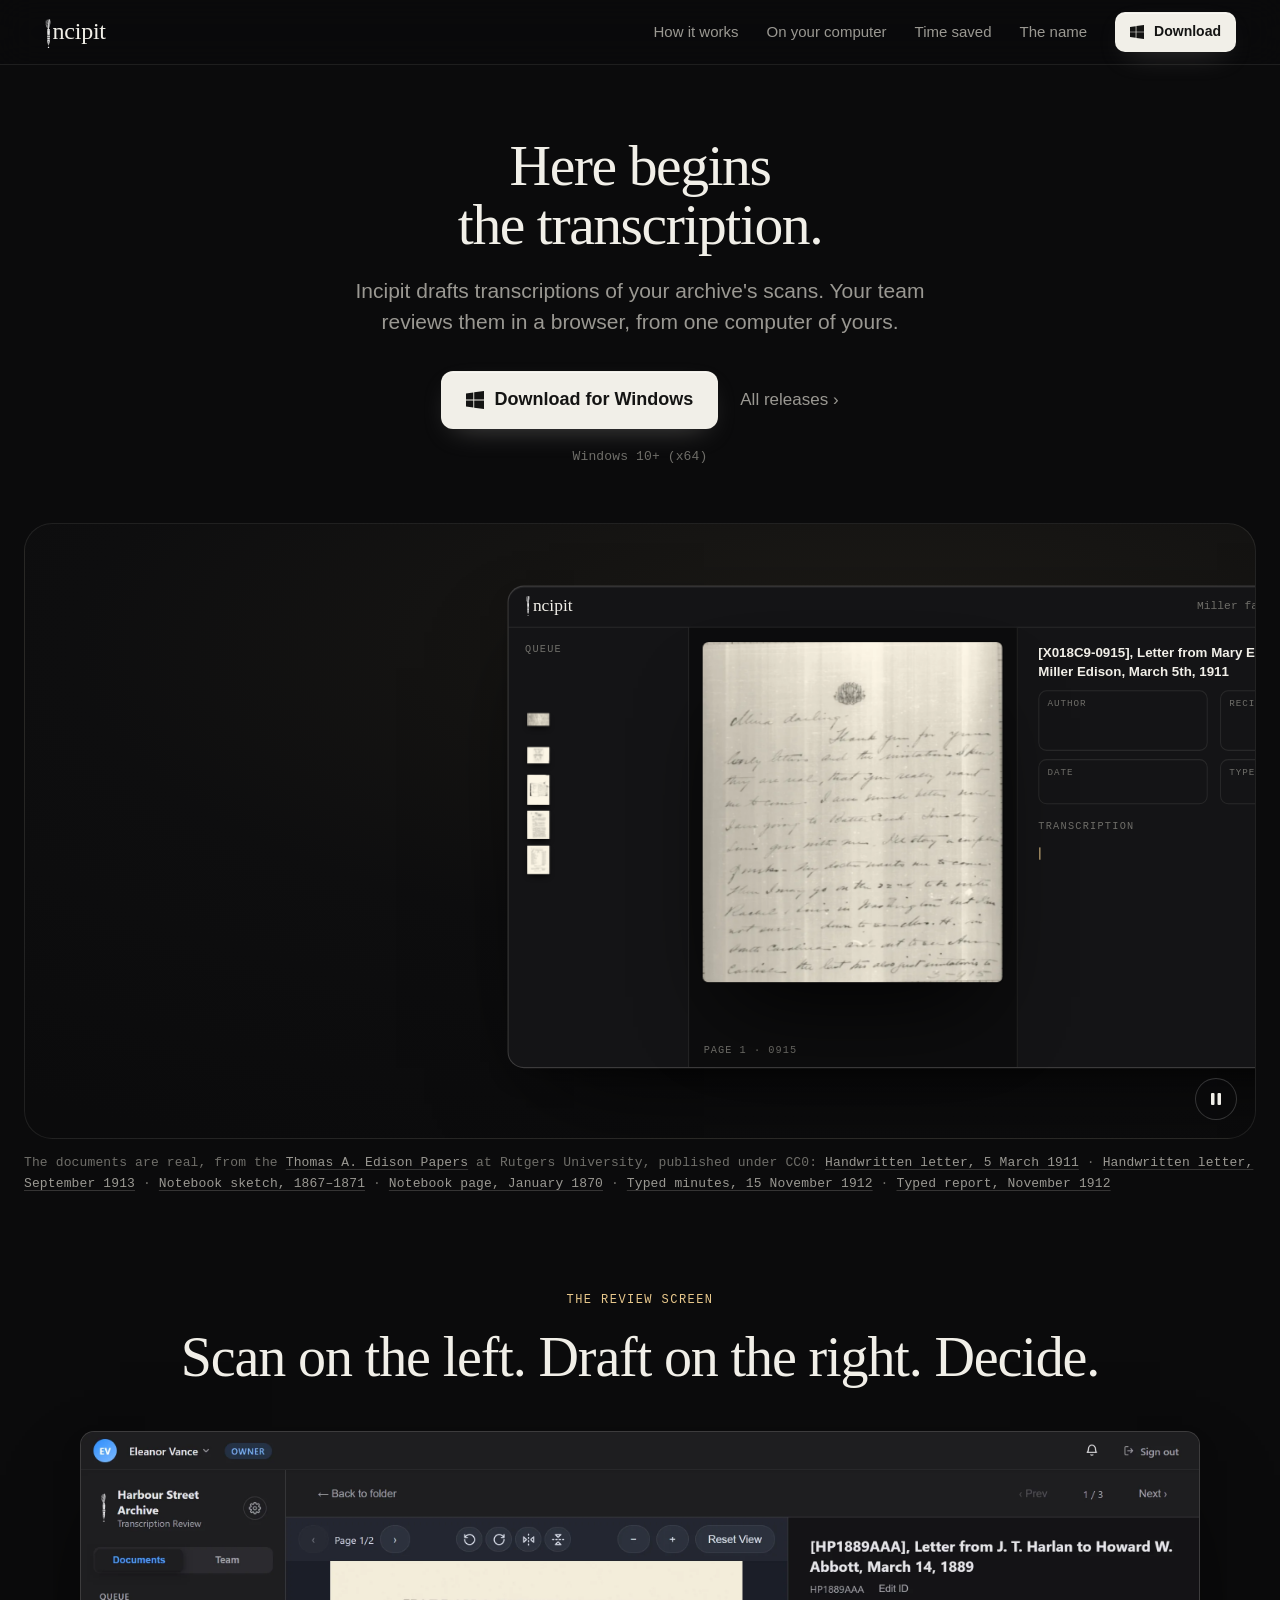
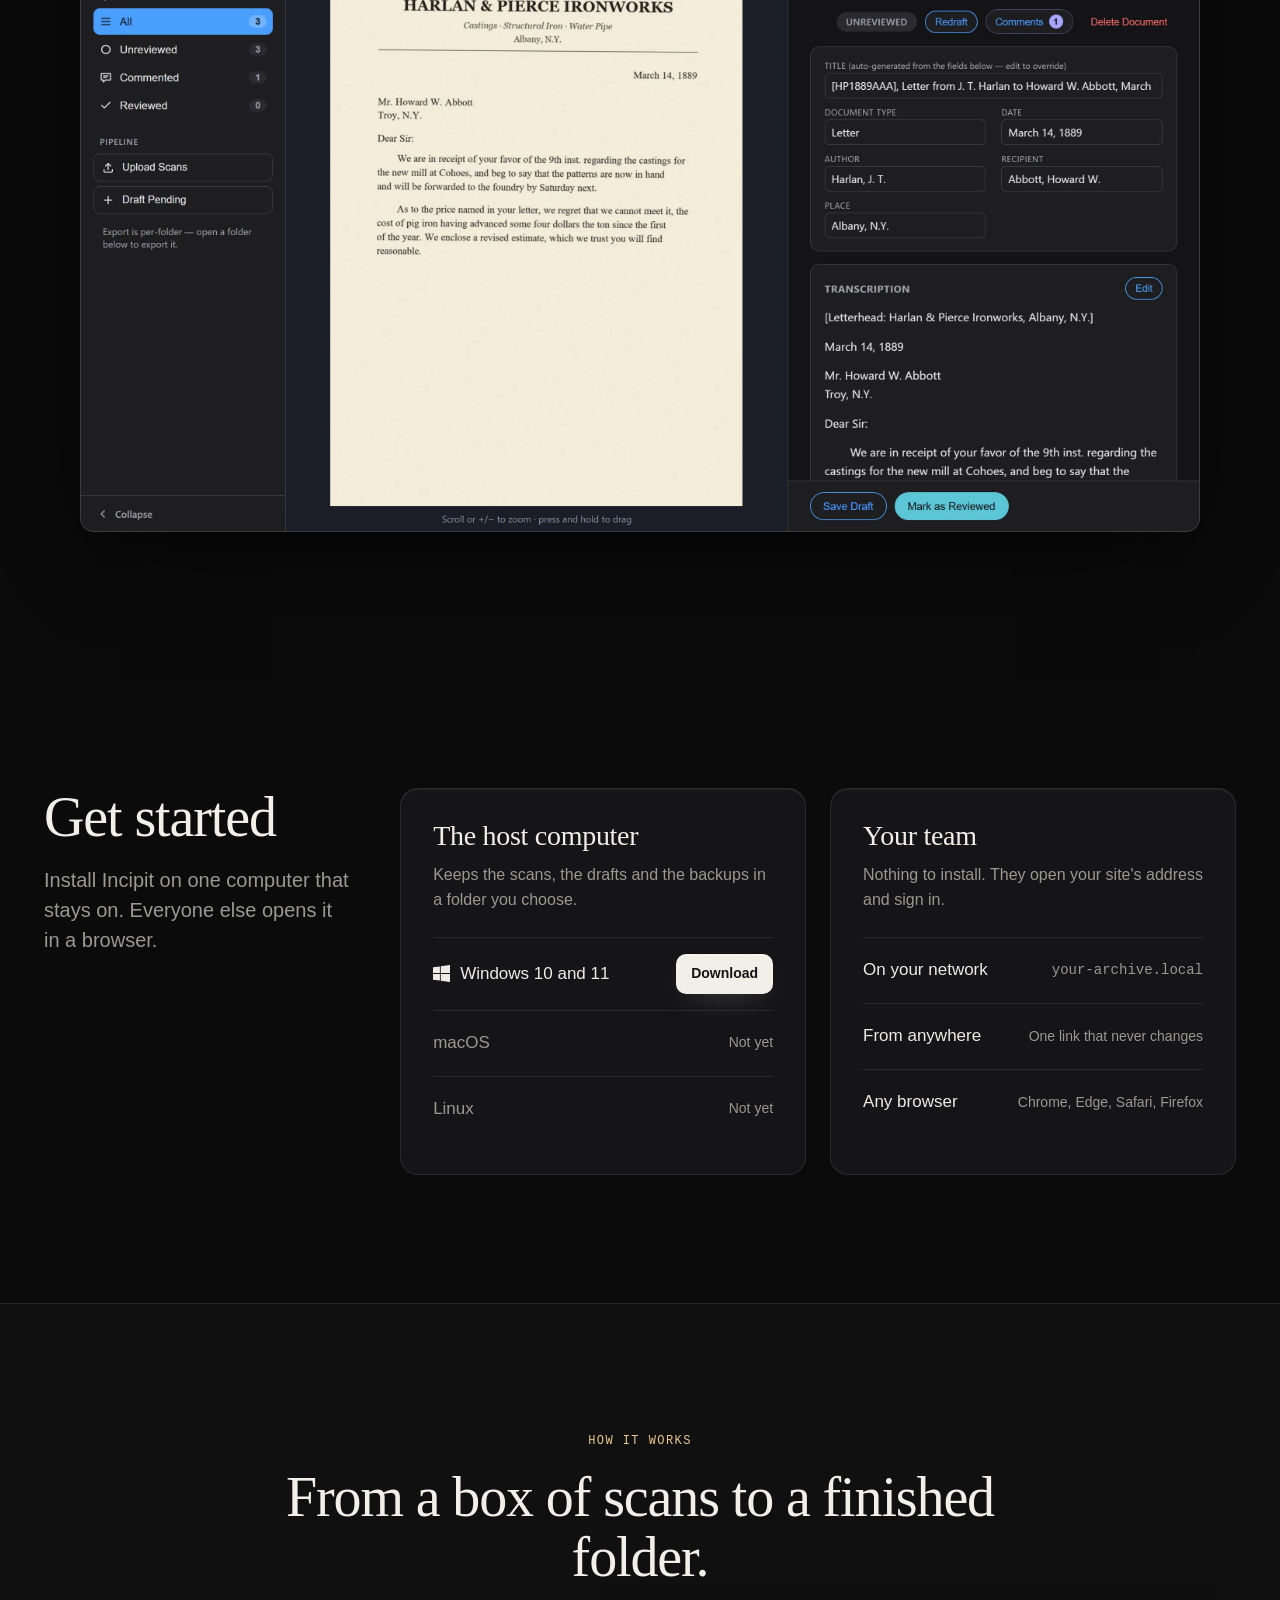
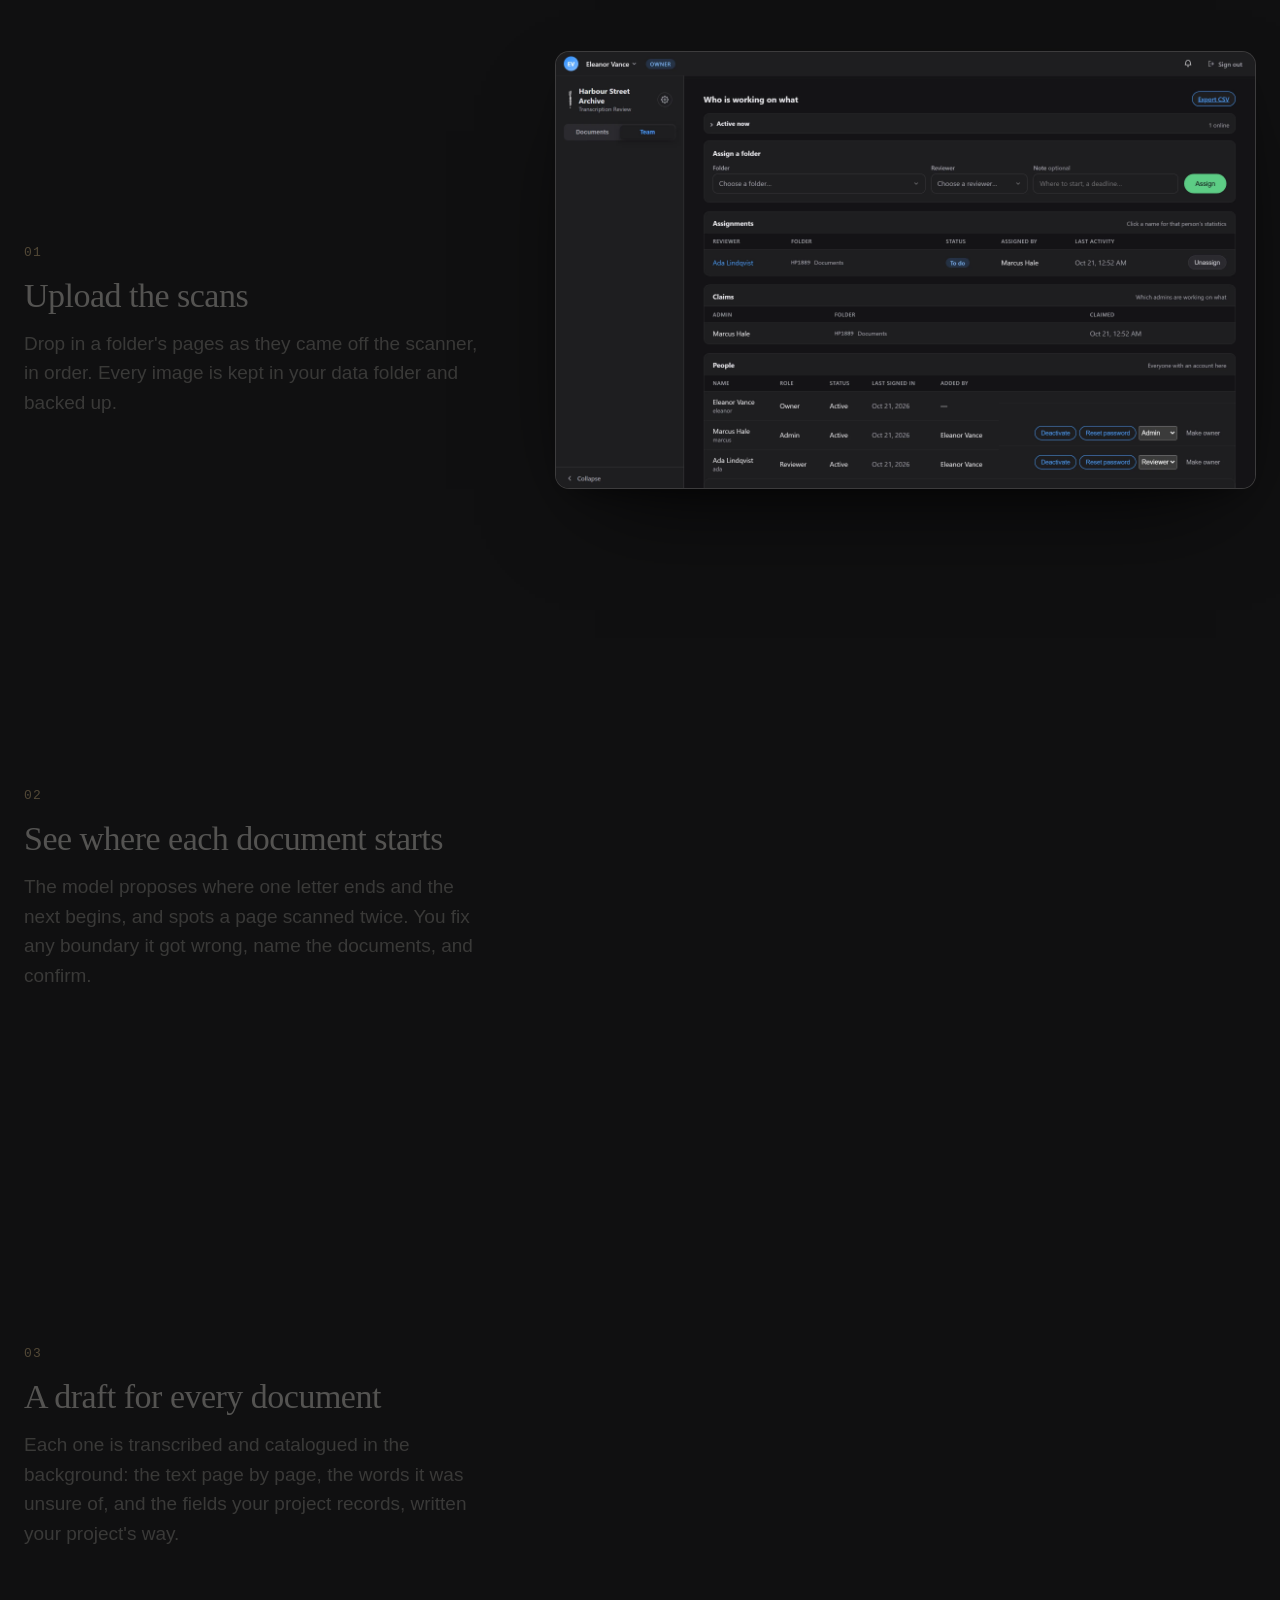
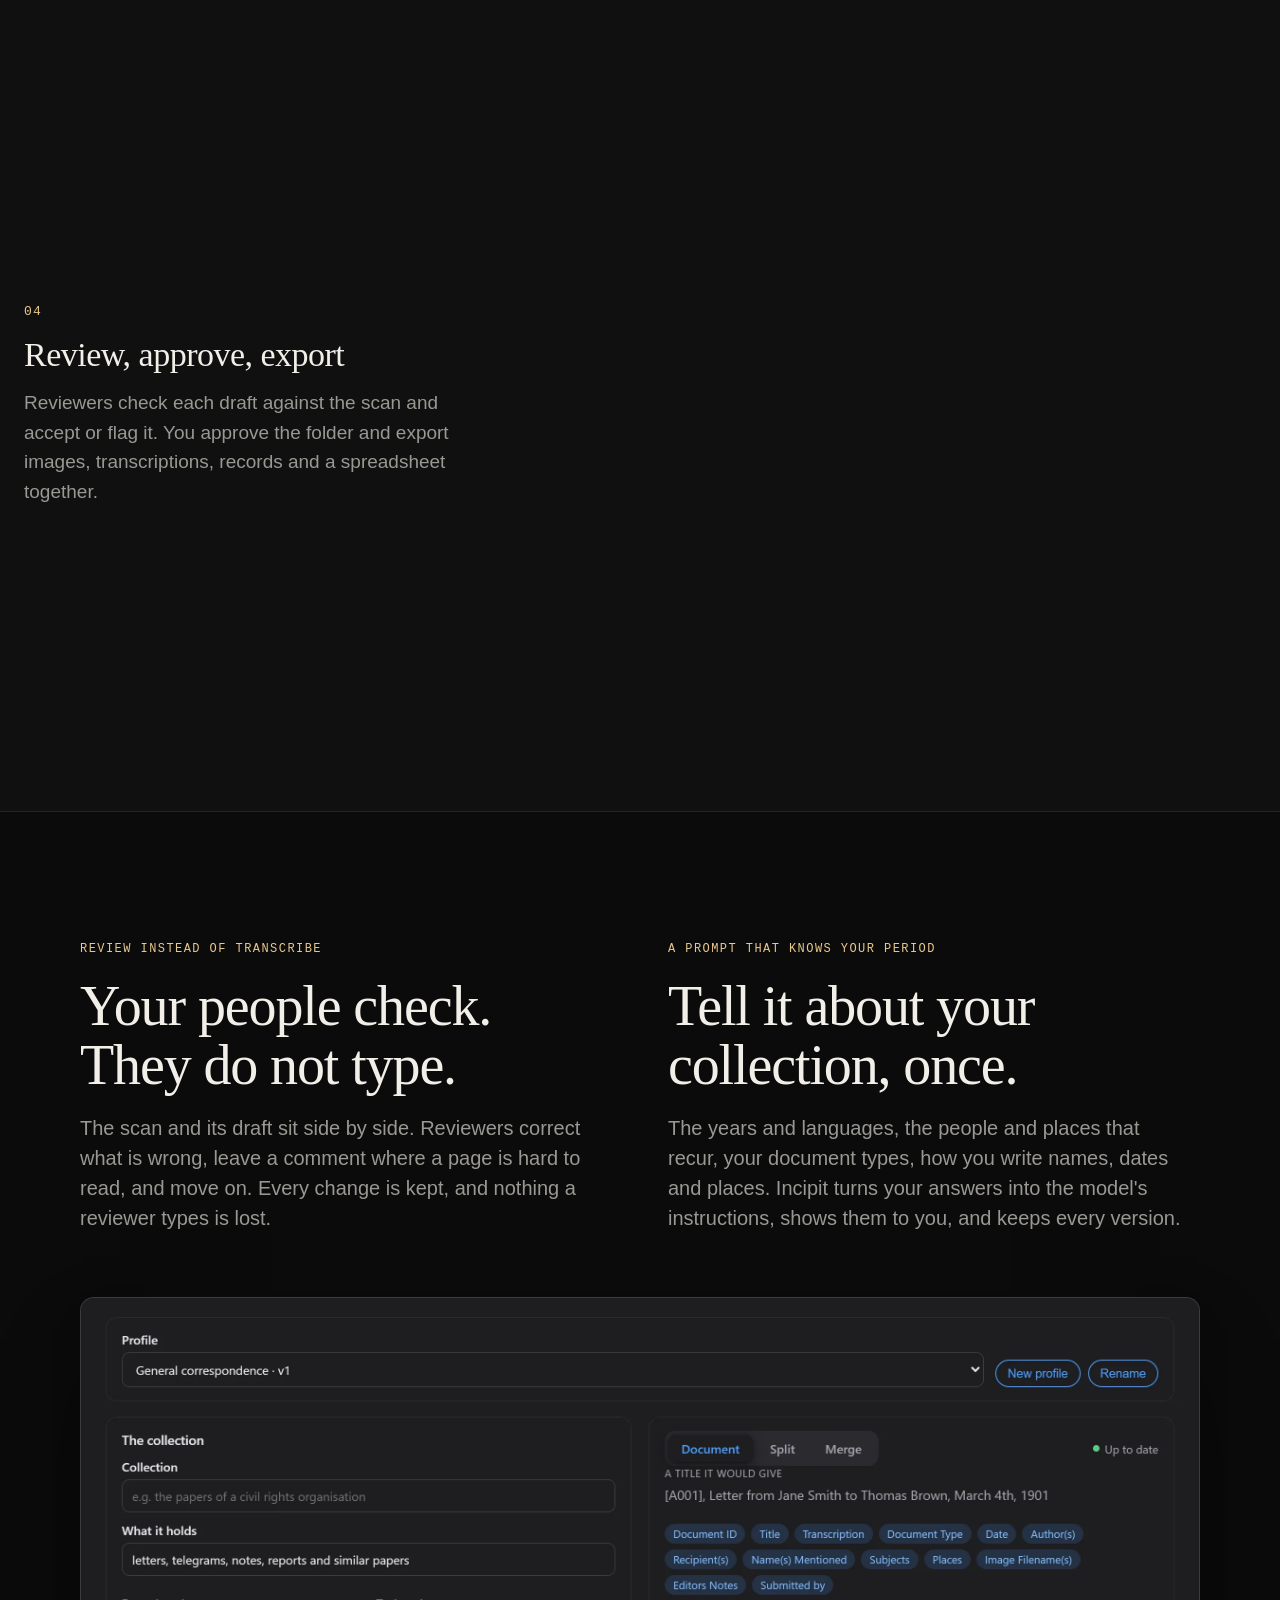
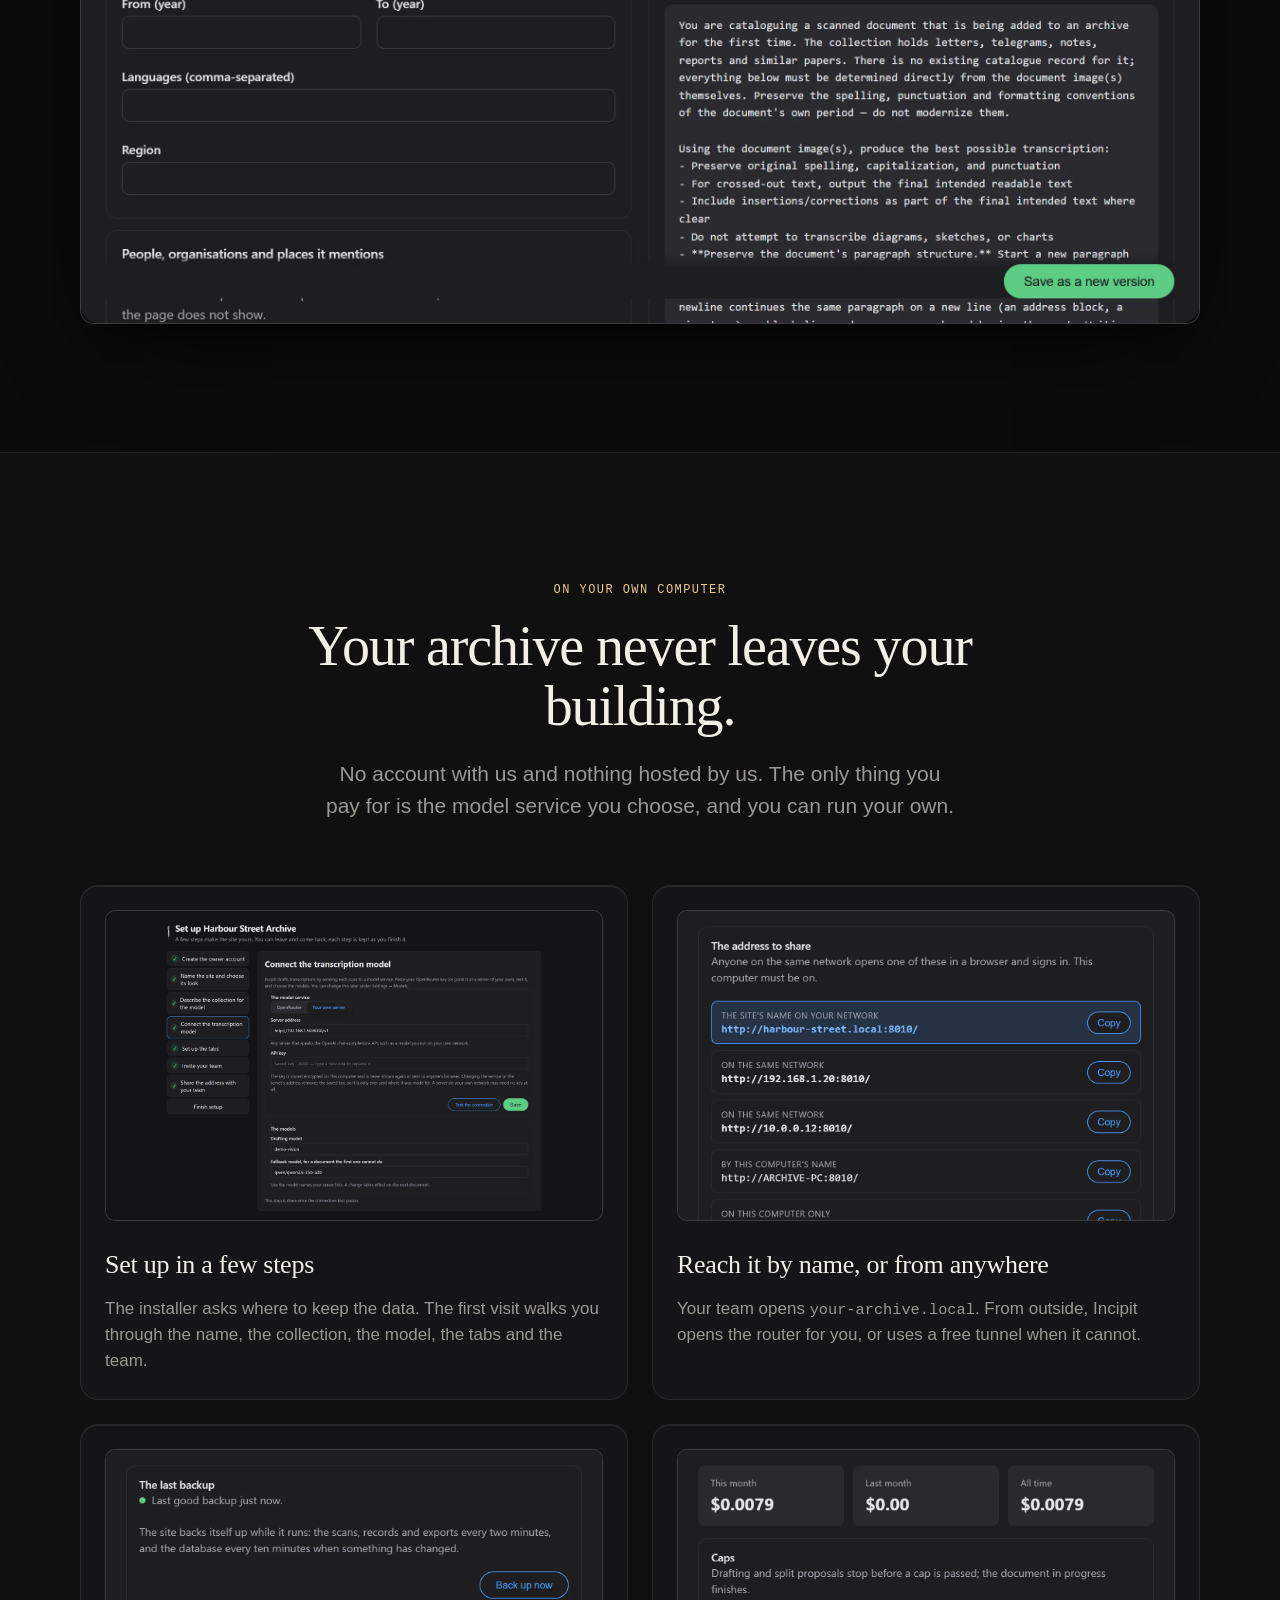
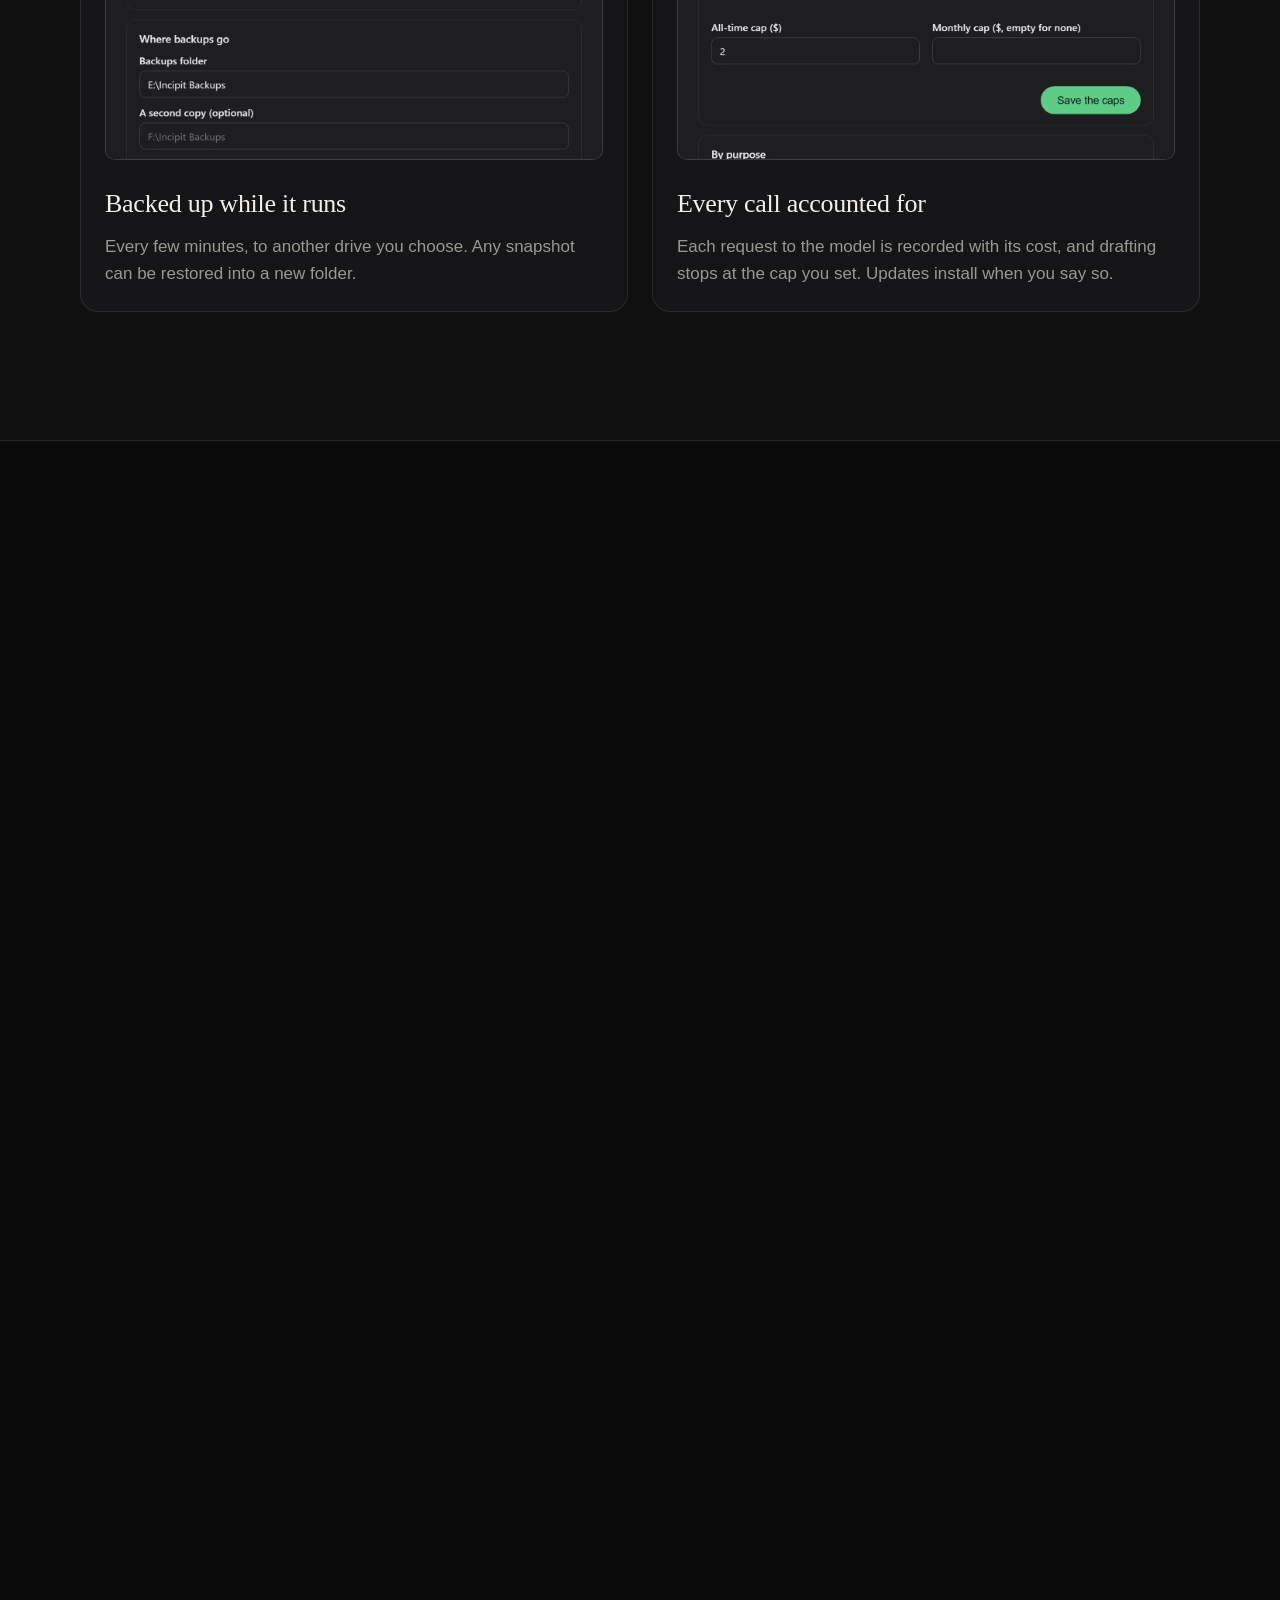
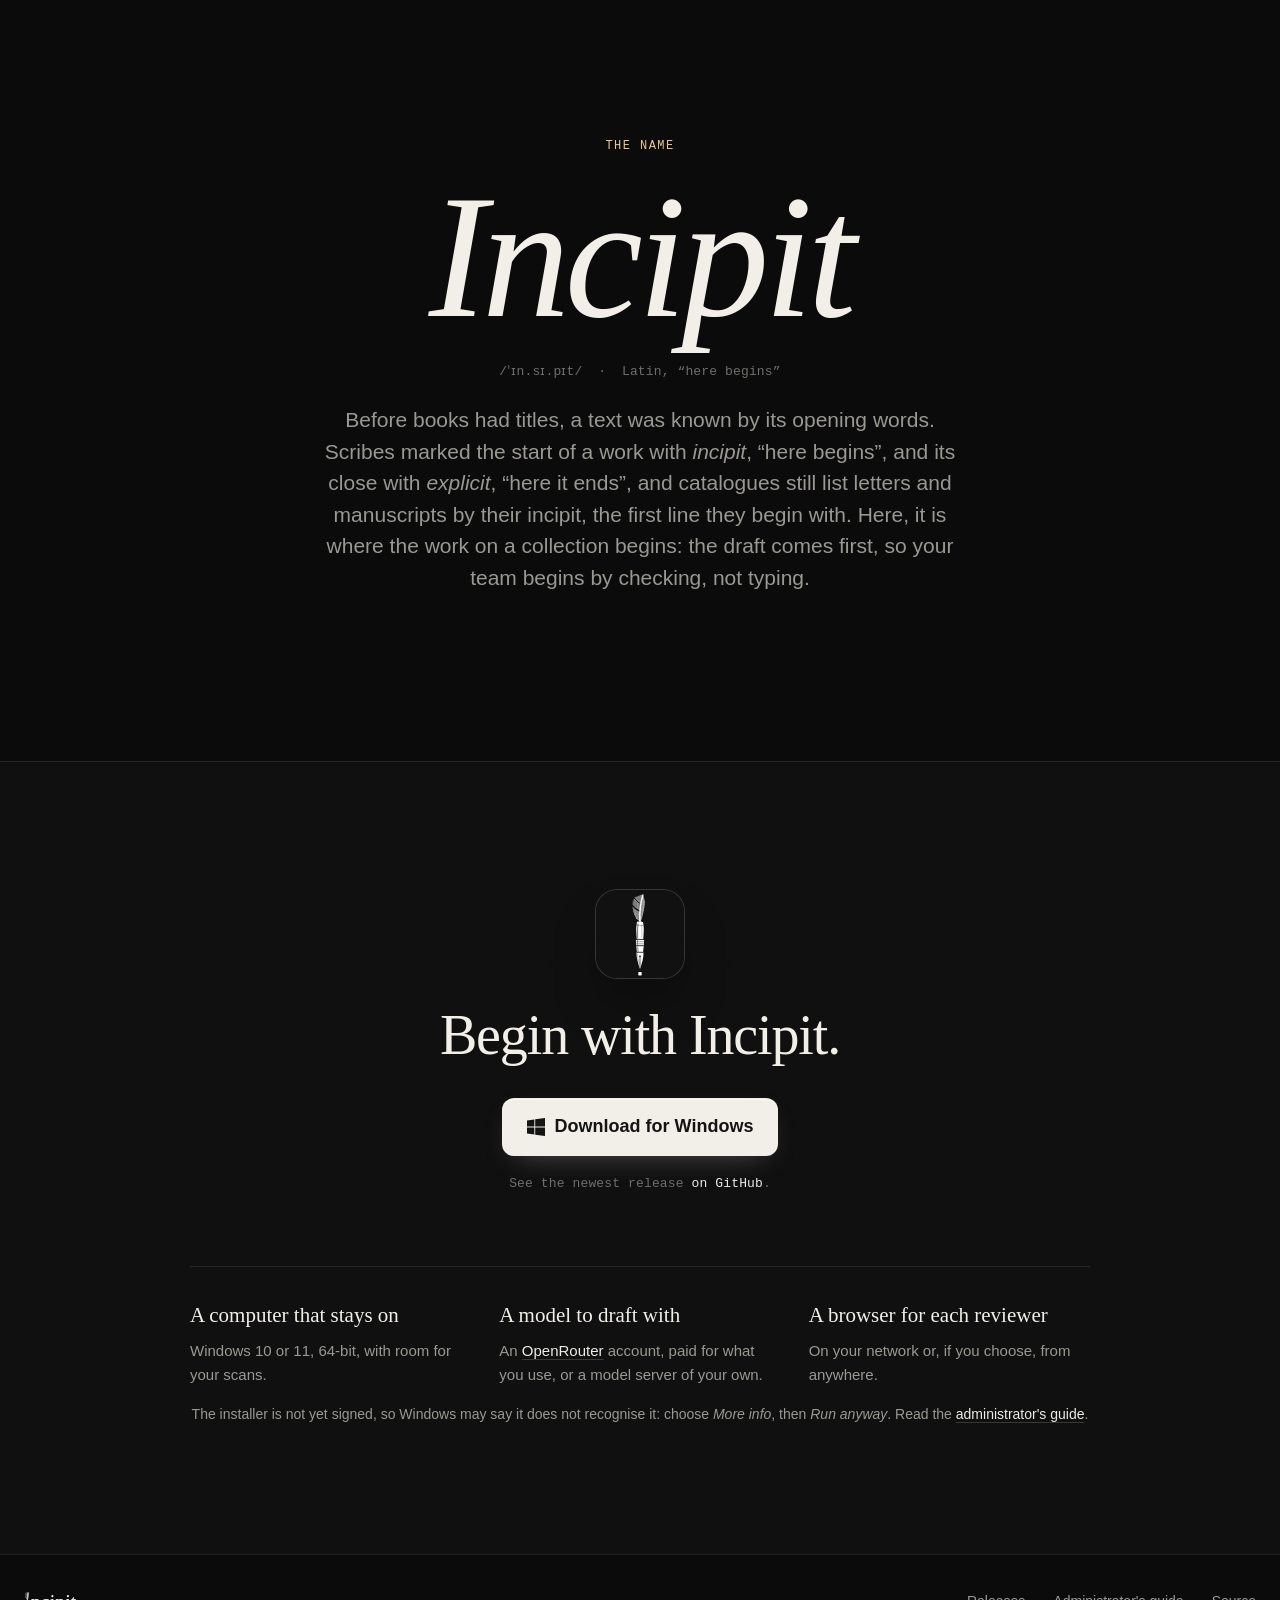
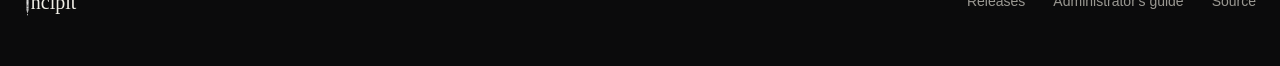
<file: site/index.html>
<!doctype html>
<html lang="en">
<head>
<meta charset="utf-8">
<meta name="viewport" content="width=device-width, initial-scale=1">
<title>Download Incipit</title>
<meta name="description" content="Incipit drafts transcriptions of your archive's scans and your team reviews them in a browser. Install it on one computer of yours.">
<meta name="theme-color" content="#0b0b0c">
<link rel="icon" href="favicon.svg" type="image/svg+xml">
<link rel="stylesheet" href="site.css">
<script>document.documentElement.classList.add("js");</script>
</head>
<body>

<svg width="0" height="0" style="position:absolute" aria-hidden="true">
  <symbol id="windows" viewBox="0 0 16 16"><path d="M0 2.2 6.5 1.3v6.3H0zM7.3 1.2 16 0v7.6H7.3zM0 8.4h6.5v6.3L0 13.8zM7.3 8.4H16V16l-8.7-1.2z" fill="currentColor"/></symbol>
</svg>

<header class="nav" id="top">
  <div class="nav-inner">
    <a class="nav-brand" href="#top" aria-label="Incipit"><img src="logo.svg" alt="" class="pen"><span>ncipit</span></a>
    <nav class="nav-links" aria-label="Sections">
      <a href="#how">How it works</a>
      <a href="#yours">On your computer</a>
      <a href="#time">Time saved</a>
      <a href="#name">The name</a>
    </nav>
    <a class="button button-small" href="https://github.com/getincipit/incipit/releases/latest" data-download>
      <svg class="icon"><use href="#windows"/></svg>Download</a>
  </div>
</header>

<main>

  <section class="hero">
    <div class="hero-copy">
      <h1 class="display rise">Here begins<br>the transcription.</h1>
      <p class="hero-sub rise">Incipit drafts transcriptions of your archive's scans. Your team reviews them in a browser,
        from one computer of yours.</p>
      <div class="hero-actions rise">
        <a class="button button-large" href="https://github.com/getincipit/incipit/releases/latest" data-download>
          <svg class="icon"><use href="#windows"/></svg>Download for Windows</a>
        <a class="link-quiet" href="https://github.com/getincipit/incipit/releases">All releases</a>
      </div>
      <p class="mono-line rise" data-version>Windows 10+ (x64)</p>
    </div>

    <div class="desk-wrap rise" role="img" aria-label="Six real documents from the Thomas A. Edison Papers go into Incipit, and a handwritten letter comes out transcribed.">
      <div class="desk" id="desk">
        <div class="window" aria-hidden="true">
          <div class="window-bar"><img src="logo.svg" alt="" class="pen"><span>ncipit</span><span class="window-crumb">Miller family papers &middot; X018C9</span></div>
          <div class="window-body">
            <div class="queue">
              <div class="queue-head">Queue</div>
              <div class="queue-row" data-row="letter"><span class="queue-id">0915</span>Letter &middot; 1911</div>
              <div class="queue-row" data-row="letter-2"><span class="queue-id">0939</span>Letter &middot; 1913</div>
              <div class="queue-row" data-row="sketch"><span class="queue-id">NP001</span>Sketch &middot; 1869</div>
              <div class="queue-row" data-row="notebook"><span class="queue-id">NP001</span>Notebook &middot; 1870</div>
              <div class="queue-row" data-row="minutes"><span class="queue-id">E1259CF</span>Minutes &middot; 1912</div>
              <div class="queue-row" data-row="report"><span class="queue-id">E1259CM</span>Report &middot; 1912</div>
            </div>
            <div class="scan-pane"><div class="scan-caption">Page 1 &middot; 0915</div></div>
            <div class="draft-pane">
              <div class="draft-title">[X018C9-0915], Letter from Mary Emily Miller to Mina Miller Edison, March 5th, 1911</div>
              <div class="fields">
                <div class="field"><span>Author</span><b data-field>Miller, Mary Emily</b></div>
                <div class="field"><span>Recipient</span><b data-field>Edison, Mina Miller (Mrs Thomas A.)</b></div>
                <div class="field"><span>Date</span><b data-field>1911-03-05</b></div>
                <div class="field"><span>Type</span><b data-field>Letter</b></div>
              </div>
              <div class="draft-label">Transcription</div>
              <div class="draft-text" id="draft-text"></div>
              <div class="draft-done" data-done><span class="tick">&#10003;</span>Ready to review</div>
            </div>
          </div>
        </div>
        <img class="doc" data-doc="letter-2" src="documents/letter-2.webp" alt="" width="720" height="418"
          style="--x0:230px;--y0:470px;--r0:6deg;--s0:1;--x1:489px;--y1:184px;--r1:0deg;--s1:.11;--d:2s">
        <img class="doc" data-doc="sketch" src="documents/sketch.webp" alt="" width="720" height="536"
          style="--x0:230px;--y0:24px;--r0:4deg;--s0:1.2;--x1:489px;--y1:217px;--r1:0deg;--s1:.11;--d:2.15s">
        <img class="doc" data-doc="notebook" src="documents/notebook.webp" alt="" width="720" height="968"
          style="--x0:30px;--y0:320px;--r0:-5deg;--s0:1;--x1:489px;--y1:244px;--r1:0deg;--s1:.11;--d:2.3s">
        <img class="doc" data-doc="minutes" src="documents/minutes.webp" alt="" width="720" height="909"
          style="--x0:250px;--y0:220px;--r0:7deg;--s0:1.1;--x1:489px;--y1:279px;--r1:0deg;--s1:.11;--d:2.45s">
        <img class="doc" data-doc="report" src="documents/report.webp" alt="" width="720" height="922"
          style="--x0:280px;--y0:330px;--r0:-6deg;--s0:1;--x1:489px;--y1:313px;--r1:0deg;--s1:.11;--d:2.6s">
        <img class="doc" data-doc="letter" src="documents/letter.webp" alt="" width="720" height="816"
          style="--x0:40px;--y0:50px;--r0:-9deg;--s0:1.3;--x1:660px;--y1:115px;--r1:0deg;--s1:1.46;--d:2.8s">
      </div>
      <button class="hero-pause" type="button" aria-pressed="false" aria-label="Pause the animation" data-hero-pause>
        <svg class="icon-pause" viewBox="0 0 16 16" aria-hidden="true"><rect x="3" y="2" width="3.5" height="12" rx="1"/><rect x="9.5" y="2" width="3.5" height="12" rx="1"/></svg>
        <svg class="icon-play" viewBox="0 0 16 16" aria-hidden="true"><path d="M4 2.5v11l9-5.5z"/></svg>
      </button>
    </div>
    <p class="credit mono-line">The documents are real, from the <a href="https://edisondigital.rutgers.edu/">Thomas A. Edison Papers</a>
      at Rutgers University, published under CC0: <span data-credits></span></p>
  </section>

  <section class="showcase">
    <p class="eyebrow reveal">The review screen</p>
    <h2 class="display-2 reveal">Scan on the left. Draft on the right. Decide.</h2>
    <figure class="frame wide reveal"><img src="screens/review-dark.webp" width="1440" height="900" alt="The review screen: a scanned letter on the left, its drafted transcription and catalogue fields on the right."></figure>
  </section>

  <section class="start" id="start">
    <div class="start-head reveal">
      <h2 class="display-2">Get started</h2>
      <p class="lede-left">Install Incipit on one computer that stays on. Everyone else opens it in a browser.</p>
    </div>
    <article class="panel reveal">
      <h3 class="display-3">The host computer</h3>
      <p class="panel-sub">Keeps the scans, the drafts and the backups in a folder you choose.</p>
      <ul class="rows">
        <li><span class="row-name"><svg class="icon"><use href="#windows"/></svg>Windows 10 and 11</span>
          <a class="button button-small" href="https://github.com/getincipit/incipit/releases/latest" data-download>Download</a></li>
        <li><span class="row-name muted">macOS</span><span class="row-note">Not yet</span></li>
        <li><span class="row-name muted">Linux</span><span class="row-note">Not yet</span></li>
      </ul>
    </article>
    <article class="panel reveal">
      <h3 class="display-3">Your team</h3>
      <p class="panel-sub">Nothing to install. They open your site's address and sign in.</p>
      <ul class="rows">
        <li><span class="row-name">On your network</span><span class="row-note mono">your-archive.local</span></li>
        <li><span class="row-name">From anywhere</span><span class="row-note">One link that never changes</span></li>
        <li><span class="row-name">Any browser</span><span class="row-note">Chrome, Edge, Safari, Firefox</span></li>
      </ul>
    </article>
  </section>

  <section class="story" id="how">
    <div class="section-head reveal">
      <p class="eyebrow">How it works</p>
      <h2 class="display-2">From a box of scans to a finished folder.</h2>
    </div>
    <div class="steps">
      <ol class="steps-copy">
        <li class="step" data-screen="queue">
          <span class="step-number">01</span>
          <h3>Upload the scans</h3>
          <p>Drop in a folder's pages as they came off the scanner, in order. Every image is kept in your data folder and
            backed up.</p>
        </li>
        <li class="step" data-screen="split">
          <span class="step-number">02</span>
          <h3>See where each document starts</h3>
          <p>The model proposes where one letter ends and the next begins, and spots a page scanned twice. You fix any
            boundary it got wrong, name the documents, and confirm.</p>
        </li>
        <li class="step" data-screen="review">
          <span class="step-number">03</span>
          <h3>A draft for every document</h3>
          <p>Each one is transcribed and catalogued in the background: the text page by page, the words it was unsure of,
            and the fields your project records, written your project's way.</p>
        </li>
        <li class="step" data-screen="team">
          <span class="step-number">04</span>
          <h3>Review, approve, export</h3>
          <p>Reviewers check each draft against the scan and accept or flag it. You approve the folder and export images,
            transcriptions, records and a spreadsheet together.</p>
        </li>
      </ol>
      <div class="steps-stage" aria-hidden="true">
        <figure class="frame stage">
          <img class="stage-shot is-on" data-for="queue" src="screens/queue-dark.webp" alt="" width="1440" height="900" loading="lazy">
          <img class="stage-shot" data-for="split" src="screens/split-dark.webp" alt="" width="1440" height="900" loading="lazy">
          <img class="stage-shot" data-for="review" src="screens/review-dark.webp" alt="" width="1440" height="900" loading="lazy">
          <img class="stage-shot" data-for="team" src="screens/team-dark.webp" alt="" width="1440" height="900" loading="lazy">
        </figure>
      </div>
    </div>
  </section>

  <section class="feature">
    <div class="feature-grid">
      <div class="feature-copy reveal">
        <p class="eyebrow">Review instead of transcribe</p>
        <h2 class="display-2">Your people check. They do not type.</h2>
        <p class="lede-left">The scan and its draft sit side by side. Reviewers correct what is wrong, leave a comment where a
          page is hard to read, and move on. Every change is kept, and nothing a reviewer types is lost.</p>
      </div>
      <div class="feature-copy reveal">
        <p class="eyebrow">A prompt that knows your period</p>
        <h2 class="display-2">Tell it about your collection, once.</h2>
        <p class="lede-left">The years and languages, the people and places that recur, your document types, how you write
          names, dates and places. Incipit turns your answers into the model's instructions, shows them to you, and keeps
          every version.</p>
      </div>
    </div>
    <figure class="frame wide reveal"><img src="screens/settings-prompt-dark.webp" width="1440" height="900" loading="lazy" alt="The prompt builder: questions on the left, the compiled prompt on the right."></figure>
  </section>

  <section class="yours" id="yours">
    <div class="section-head reveal">
      <p class="eyebrow">On your own computer</p>
      <h2 class="display-2">Your archive never leaves your building.</h2>
      <p class="lede">No account with us and nothing hosted by us. The only thing you pay for is the model service you
        choose, and you can run your own.</p>
    </div>
    <div class="cards">
      <article class="card reveal">
        <figure class="frame small"><img src="screens/wizard-dark.webp" width="1440" height="900" loading="lazy" alt="The setup steps."></figure>
        <h3>Set up in a few steps</h3>
        <p>The installer asks where to keep the data. The first visit walks you through the name, the collection, the model,
          the tabs and the team.</p>
      </article>
      <article class="card reveal">
        <figure class="frame small"><img src="screens/settings-access-dark.webp" width="1440" height="900" loading="lazy" alt="Settings, Access."></figure>
        <h3>Reach it by name, or from anywhere</h3>
        <p>Your team opens <span class="mono">your-archive.local</span>. From outside, Incipit opens the router for you, or
          uses a free tunnel when it cannot.</p>
      </article>
      <article class="card reveal">
        <figure class="frame small"><img src="screens/settings-backups-dark.webp" width="1440" height="900" loading="lazy" alt="Settings, Backups."></figure>
        <h3>Backed up while it runs</h3>
        <p>Every few minutes, to another drive you choose. Any snapshot can be restored into a new folder.</p>
      </article>
      <article class="card reveal">
        <figure class="frame small"><img src="screens/settings-usage-dark.webp" width="1440" height="900" loading="lazy" alt="Settings, Usage."></figure>
        <h3>Every call accounted for</h3>
        <p>Each request to the model is recorded with its cost, and drafting stops at the cap you set. Updates install when
          you say so.</p>
      </article>
    </div>
  </section>

  <section class="time" id="time">
    <div class="section-head reveal">
      <p class="eyebrow">Time saved</p>
      <h2 class="display-2">What would your collection take?</h2>
      <p class="lede">Change any number. The defaults are assumptions, not promises: time a few documents of your own and put
        your figures in.</p>
    </div>
    <form class="estimator reveal" id="estimator" onsubmit="return false">
      <div class="inputs">
        <label>Documents<input name="documents" inputmode="numeric" value="500"></label>
        <label>Pages per document<input name="pagesPerDocument" inputmode="decimal" value="1.6"><small>measured on one archive: 1.55</small></label>
        <label>Minutes to type a page by hand<input name="transcribeMinutesPerPage" inputmode="decimal" value="20"><small>assumption</small></label>
        <label>Minutes to catalogue a document by hand<input name="indexMinutesPerDocument" inputmode="decimal" value="10"><small>assumption</small></label>
        <label>Minutes to review a drafted page<input name="reviewMinutesPerPage" inputmode="decimal" value="5"><small>assumption</small></label>
        <label>Minutes to check a drafted record<input name="reviewIndexMinutesPerDocument" inputmode="decimal" value="2"><small>assumption</small></label>
        <label>Model's seconds per page<input name="machineSecondsPerPage" inputmode="decimal" value="11"><small>measured: median of 154 documents, one archive</small></label>
        <label>Model cost per page ($)<input name="costPerPage" inputmode="decimal" value="0.002"><small>assumption; depends on the model</small></label>
      </div>
      <div class="results" aria-live="polite">
        <div class="result people">
          <span class="result-label">People's time saved</span>
          <span class="result-figure" data-out="saved">—</span>
          <span class="result-note" data-out="peopleNote"></span>
        </div>
        <div class="result">
          <span class="result-label">The model's time</span>
          <span class="result-figure" data-out="machine">—</span>
          <span class="result-note">Unattended, while nobody waits.</span>
        </div>
        <div class="result">
          <span class="result-label">Model cost</span>
          <span class="result-figure" data-out="cost">—</span>
          <span class="result-note">Paid to the model service you choose.</span>
        </div>
      </div>
      <p class="mono-line">People's time and the model's time are different kinds of time: shown apart, never added up.</p>
    </form>
  </section>

  <section class="name" id="name">
    <div class="name-inner reveal">
      <p class="eyebrow">The name</p>
      <p class="name-word">Incipit</p>
      <p class="mono-line">/ˈɪn.sɪ.pɪt/ &nbsp;·&nbsp; Latin, “here begins”</p>
      <p class="lede">Before books had titles, a text was known by its opening words. Scribes marked the start of a work
        with <em>incipit</em>, “here begins”, and its close with <em>explicit</em>, “here it ends”, and catalogues still
        list letters and manuscripts by their incipit, the first line they begin with. Here, it is where the work on a
        collection begins: the draft comes first, so your team begins by checking, not typing.</p>
    </div>
  </section>

  <section class="download" id="download">
    <div class="download-card reveal">
      <img src="favicon.svg" alt="" class="app-icon">
      <h2 class="display-2">Begin with Incipit.</h2>
      <a class="button button-large" href="https://github.com/getincipit/incipit/releases/latest" data-download>
        <svg class="icon"><use href="#windows"/></svg>Download for Windows</a>
      <p class="mono-line" data-release>Windows 10+ (x64)</p>
      <details class="release-notes" data-notes hidden><summary>What's new</summary><div data-notes-body></div></details>
      <div class="needs">
        <div><h3>A computer that stays on</h3><p>Windows 10 or 11, 64-bit, with room for your scans.</p></div>
        <div><h3>A model to draft with</h3><p>An <a href="https://openrouter.ai">OpenRouter</a> account, paid for what you use, or a model server of your own.</p></div>
        <div><h3>A browser for each reviewer</h3><p>On your network or, if you choose, from anywhere.</p></div>
      </div>
      <p class="meta">The installer is not yet signed, so Windows may say it does not recognise it: choose
        <em>More info</em>, then <em>Run anyway</em>. Read the <a href="https://github.com/getincipit/incipit/blob/main/docs/OPERATIONS.md">administrator's guide</a>.</p>
    </div>
  </section>

</main>

<footer class="footer">
  <div class="footer-inner">
    <span class="footer-brand"><img src="logo.svg" alt="" class="pen">ncipit</span>
    <a href="https://github.com/getincipit/incipit/releases">Releases</a>
    <a href="https://github.com/getincipit/incipit/blob/main/docs/OPERATIONS.md">Administrator's guide</a>
    <a href="https://github.com/getincipit/incipit">Source</a>
  </div>
</footer>

<script src="estimator.js"></script>
<script src="site.js"></script>
</body>
</html>
</file>
<file: site/site.css>
/* The download page: an archivist's dark table, paper-cream type and buttons, the program's own screens
   as the only imagery, monospace for the small facts. Motion is transforms and opacity, and rests for
   readers who prefer less. The page is dark by design, whatever the reader's theme. */

:root {
  --bg: #0b0b0c;
  --bg-2: #101011;
  --panel: #151517;
  --paper: #f1efe8;
  --text: #ecebe6;
  --muted: #9a9892;
  --dim: #6f6e69;
  --hairline: rgba(241, 239, 232, 0.09);
  --hairline-strong: rgba(241, 239, 232, 0.18);
  --accent: #e8c88c;
  --shadow: 0 40px 100px -40px rgba(0, 0, 0, 0.9), 0 12px 30px -18px rgba(0, 0, 0, 0.7);
  --glow: inset 0 1px 0 rgba(241, 239, 232, 0.07);
  --radius: 18px;
  --ease: cubic-bezier(0.22, 0.8, 0.2, 1);
  --serif: ui-serif, "New York", "Iowan Old Style", Charter, Georgia, "Times New Roman", serif;
  --sans: -apple-system, BlinkMacSystemFont, "Segoe UI Variable Text", "Segoe UI", Roboto, Helvetica, Arial, sans-serif;
  --mono: ui-monospace, "SF Mono", "Cascadia Mono", Consolas, "Liberation Mono", monospace;
  color-scheme: dark;
}

* { box-sizing: border-box; }
html { scroll-behavior: smooth; -webkit-text-size-adjust: 100%; background: var(--bg); }
body { margin: 0; background: var(--bg); color: var(--text); font-family: var(--sans); font-size: 17px; line-height: 1.55;
  -webkit-font-smoothing: antialiased; text-rendering: optimizeLegibility; overflow-x: hidden; }
img { display: block; max-width: 100%; height: auto; }
a { color: var(--text); text-decoration: none; }
a:hover { text-decoration: underline; text-underline-offset: 3px; }
h1, h2, h3 { margin: 0; }
.pen { filter: invert(1); }
.mono { font-family: var(--mono); font-size: 0.9em; }
.muted { color: var(--muted); }
.icon { width: 1em; height: 1em; flex: none; }

/* ---------- navigation ---------- */
.nav { position: sticky; top: 0; z-index: 20; background: rgba(11, 11, 12, 0.72); backdrop-filter: saturate(140%) blur(18px);
  -webkit-backdrop-filter: saturate(140%) blur(18px); border-bottom: 1px solid var(--hairline); }
.nav-inner { max-width: 1240px; margin: 0 auto; padding: 0 24px; height: 64px; display: flex; align-items: center; gap: 28px; }
.nav-brand { display: inline-flex; align-items: flex-end; color: var(--paper); font-family: var(--serif); font-size: 24px; letter-spacing: -0.01em; }
.nav-brand:hover { text-decoration: none; }
.nav-brand .pen { height: 30px; width: auto; transform: translateY(-2px); }
.nav-links { display: flex; gap: 28px; margin-left: auto; font-size: 15px; }
.nav-links a { color: var(--muted); }
.nav-links a:hover { color: var(--text); text-decoration: none; }

/* ---------- buttons ---------- */
.button { display: inline-flex; align-items: center; justify-content: center; gap: 10px; border-radius: 12px; font-weight: 600;
  white-space: nowrap; background: var(--paper); color: #141413; border: 1px solid transparent;
  box-shadow: 0 1px 0 rgba(255, 255, 255, 0.4) inset, 0 10px 30px -14px rgba(241, 239, 232, 0.35);
  transition: transform 0.25s var(--ease), box-shadow 0.25s var(--ease), background 0.2s; }
.button:hover { text-decoration: none; transform: translateY(-1px); background: #fff;
  box-shadow: 0 1px 0 rgba(255, 255, 255, 0.5) inset, 0 16px 36px -14px rgba(241, 239, 232, 0.5); }
.button:active { transform: translateY(0); }
.button-large { padding: 14px 24px; font-size: 18px; }
.button-small { padding: 8px 14px; font-size: 14px; border-radius: 10px; }
.button:focus-visible { outline: 2px solid var(--accent); outline-offset: 3px; }
.link-quiet { color: var(--muted); font-size: 17px; }
.link-quiet:hover { color: var(--text); }
.link-quiet::after { content: " ›"; }

/* ---------- type ---------- */
.display { font-family: var(--serif); font-weight: 500; font-size: clamp(42px, 4.5vw, 64px); line-height: 1.02; letter-spacing: -0.025em; color: var(--paper); }
.display-2 { font-family: var(--serif); font-weight: 500; font-size: clamp(34px, 4.8vw, 56px); line-height: 1.06; letter-spacing: -0.02em; color: var(--paper); }
.display-3 { font-family: var(--serif); font-weight: 500; font-size: 28px; line-height: 1.1; letter-spacing: -0.01em; color: var(--paper); }
.eyebrow { font-family: var(--mono); font-size: 12px; letter-spacing: 0.12em; text-transform: uppercase; color: var(--accent); margin: 0 0 18px; }
.lede { color: var(--muted); font-size: clamp(18px, 2vw, 21px); line-height: 1.5; margin: 22px auto 0; max-width: 640px; }
.lede-left { color: var(--muted); font-size: clamp(18px, 1.8vw, 20px); line-height: 1.5; margin: 18px 0 0; max-width: 520px; }
.meta { color: var(--muted); font-size: 14px; margin: 18px 0 0; }
.meta a { color: var(--text); text-decoration: underline; text-underline-offset: 3px; text-decoration-color: var(--hairline-strong); }
.mono-line { font-family: var(--mono); font-size: 13px; color: var(--dim); letter-spacing: 0.01em; margin: 18px 0 0; }

/* ---------- sections ---------- */
section { padding: 128px 24px; }
.section-head { max-width: 820px; margin: 0 auto 64px; text-align: center; }
.frame { margin: 0; border-radius: 14px; overflow: hidden; border: 1px solid var(--hairline-strong); background: var(--panel); box-shadow: var(--shadow), var(--glow); }
.frame.wide { max-width: 1120px; margin: 0 auto; }
.frame.small { border-radius: 10px; box-shadow: var(--glow); }

/* ---------- the hero: the documents go into the window ---------- */
.hero { padding: 72px 24px 0; text-align: center; }
.hero-copy { max-width: 720px; margin: 0 auto; }
.hero-sub { color: var(--muted); font-size: clamp(17px, 1.9vw, 21px); line-height: 1.45; margin: 22px auto 0; max-width: 620px; }
.hero-actions { display: flex; gap: 22px; align-items: center; justify-content: center; margin-top: 34px; flex-wrap: wrap; }
.credit { max-width: 1240px; margin: 14px auto 0; text-align: left; line-height: 1.6; }
.credit a { color: var(--muted); text-decoration: underline; text-underline-offset: 3px; text-decoration-color: var(--hairline-strong); }

/* Designed at 1200 by 720 and scaled to the width it is given (site.js sets --scale), so every
   distance in the animation is a plain number. */
.desk-wrap { position: relative; --design: 1200; --shift: -310px; max-width: 1240px; margin: 56px auto 0; aspect-ratio: 2 / 1; border-radius: 28px; overflow: hidden; border: 1px solid var(--hairline);
  background: radial-gradient(120% 90% at 70% 20%, #1c1a16 0%, #0e0e0f 55%, #0b0b0c 100%); position: relative; }
.desk { position: absolute; left: 0; top: 0; width: 1200px; height: 600px; transform-origin: 0 0; transform: scale(var(--scale, 1)); }
/* Once the table is cleared the window comes to the middle; the shift is in desk units, before the scale. */
.desk { transition: transform 1.4s var(--ease), opacity 0.6s var(--ease); }
/* Between one showing and the next the desk fades, so the documents do not jump back to the pile. */
.desk.resetting { opacity: 0; transition: opacity 0.6s var(--ease); }
.desk.landed { transform: scale(var(--scale, 1)) translateX(var(--shift)); }
/* Held still: the documents and the cursor stop where they are; the script holds the typing. */
.desk.held, .desk.held * { animation-play-state: paused !important; transition: none !important; }
.hero-pause { position: absolute; right: 18px; bottom: 18px; z-index: 2; width: 42px; height: 42px; border-radius: 50%; border: 1px solid rgba(255, 255, 255, 0.18);
  background: rgba(11, 11, 12, 0.72); color: var(--paper); display: grid; place-items: center; cursor: pointer; padding: 0;
  transition: background var(--fast) var(--ease), transform var(--fast) var(--ease); }
.hero-pause:hover { background: rgba(11, 11, 12, 0.9); transform: scale(1.05); }
.hero-pause:focus-visible { outline: 2px solid var(--accent); outline-offset: 2px; }
.hero-pause svg { width: 16px; height: 16px; fill: currentColor; }
.hero-pause .icon-play, .hero-pause[aria-pressed="true"] .icon-pause { display: none; }
.hero-pause[aria-pressed="true"] .icon-play { display: block; }

.window { position: absolute; left: 470px; top: 60px; width: 880px; height: 470px; border-radius: 16px; background: #141416;
  border: 1px solid var(--hairline-strong); box-shadow: var(--shadow), var(--glow); overflow: hidden; display: flex; flex-direction: column;
  font-size: 12px; color: var(--text); text-align: left; }
.window-bar { height: 40px; display: flex; align-items: center; gap: 2px; padding: 0 16px; border-bottom: 1px solid var(--hairline); font-family: var(--serif); font-size: 17px; color: var(--paper); }
.window-bar .pen { height: 20px; width: auto; transform: translateY(-1px); }
.window-crumb { margin-left: auto; font-family: var(--mono); font-size: 11px; color: var(--dim); }
.window-body { flex: 1; display: grid; grid-template-columns: 176px 320px minmax(0, 1fr); min-height: 0; }
.queue { border-right: 1px solid var(--hairline); padding: 12px 10px; }
.queue-head { font-family: var(--mono); font-size: 10px; letter-spacing: 0.12em; text-transform: uppercase; color: var(--dim); margin: 2px 6px 10px; }
.queue-row { height: 34px; display: flex; align-items: center; gap: 7px; padding: 0 6px 0 40px; border-radius: 8px; color: var(--muted); font-size: 11px; white-space: nowrap; overflow: hidden; opacity: 0; }
.queue-row[data-row="letter"] { background: rgba(232, 200, 140, 0.1); color: var(--paper); position: relative; }
/* The open letter's own place in the queue, since the page itself lies in the scan pane. */
.queue-row[data-row="letter"]::before { content: ""; position: absolute; left: 8px; top: 5px; width: 22px; height: 25px; border-radius: 2px; background: url(documents/letter.webp) center top / cover; }
.queue-id { font-family: var(--mono); font-size: 10px; color: var(--dim); }
.scan-pane { background: #0d0d0e; border-right: 1px solid var(--hairline); position: relative; }
.scan-caption { position: absolute; left: 14px; top: 404px; font-family: var(--mono); font-size: 10px; letter-spacing: 0.1em; text-transform: uppercase; color: var(--dim); }
.draft-pane { padding: 16px 20px; display: flex; flex-direction: column; gap: 10px; min-width: 0; overflow: hidden; }
.draft-title { font-weight: 600; font-size: 13px; line-height: 1.35; color: var(--paper); }
.fields { display: grid; grid-template-columns: 1fr 1fr; gap: 8px 12px; }
.field { display: flex; flex-direction: column; gap: 2px; border: 1px solid var(--hairline); border-radius: 8px; padding: 6px 8px; min-width: 0; }
.field span { font-family: var(--mono); font-size: 9px; letter-spacing: 0.1em; text-transform: uppercase; color: var(--dim); }
.field b { font-weight: 500; font-size: 11px; line-height: 1.3; opacity: 0; }
.draft-label { font-family: var(--mono); font-size: 10px; letter-spacing: 0.12em; text-transform: uppercase; color: var(--dim); margin-top: 4px; }
.draft-text { font-size: 12.5px; line-height: 1.5; color: var(--text); white-space: pre-wrap; min-height: 100px; }
.draft-text::after { content: ""; display: inline-block; width: 1px; height: 1em; background: var(--accent); vertical-align: -0.15em; margin-left: 1px; animation: blink 1s steps(2) infinite; }
.draft-text.done::after { display: none; }
@keyframes blink { 50% { opacity: 0; } }
.draft-done { margin-top: auto; align-self: flex-start; display: inline-flex; align-items: center; gap: 8px; padding: 7px 12px; border-radius: 980px;
  background: rgba(78, 160, 110, 0.14); color: #8fd4a8; font-weight: 600; font-size: 12px; opacity: 0; transform: translateY(6px); }
.tick { font-size: 13px; }

/* The documents: scattered on the table, then each settles where it lands in the window. Each
   carries its own start and end as custom properties, so the keyframes are shared. */
.doc { position: absolute; left: 0; top: 0; width: 200px; height: auto; border-radius: 4px;
  box-shadow: 0 30px 60px -20px rgba(0, 0, 0, 0.9), 0 0 0 1px rgba(0, 0, 0, 0.3);
  transform-origin: 0 0; transform: translate(var(--x1), var(--y1)) rotate(var(--r1)) scale(var(--s1)); }
.js .desk.play .doc { animation: appear 0.8s var(--ease) 0.5s both, settle 1.2s var(--ease) var(--d) forwards; }
@keyframes appear {
  from { opacity: 0; transform: translate(var(--x0), calc(var(--y0) + 30px)) rotate(var(--r0)) scale(var(--s0)); }
  to { opacity: 1; transform: translate(var(--x0), var(--y0)) rotate(var(--r0)) scale(var(--s0)); }
}
@keyframes settle {
  from { transform: translate(var(--x0), var(--y0)) rotate(var(--r0)) scale(var(--s0)); }
  to { transform: translate(var(--x1), var(--y1)) rotate(var(--r1)) scale(var(--s1)); }
}
.queue-row, .field b, .draft-done { transition: opacity 0.5s var(--ease), transform 0.5s var(--ease); }
.desk.settled .queue-row, .desk.settled .field b { opacity: 1; }
.desk.settled .draft-done { opacity: 1; transform: none; }

.showcase { padding-top: 96px; text-align: center; }
.showcase .display-2 { margin-bottom: 44px; }

/* ---------- get started ---------- */
.start { display: grid; grid-template-columns: minmax(0, 0.9fr) minmax(0, 1.1fr) minmax(0, 1.1fr); gap: 24px; max-width: 1240px; margin: 0 auto; }
.start-head { padding-right: 24px; }
.panel { background: var(--panel); border: 1px solid var(--hairline); border-radius: var(--radius); padding: 32px; box-shadow: var(--glow); }
.panel-sub { color: var(--muted); font-size: 16px; margin: 12px 0 0; }
.rows { list-style: none; padding: 0; margin: 24px 0 0; }
.rows li { display: flex; align-items: center; justify-content: space-between; gap: 16px; padding: 16px 0; border-top: 1px solid var(--hairline); min-height: 66px; }
.row-name { display: inline-flex; align-items: center; gap: 10px; font-size: 17px; }
.row-note { color: var(--muted); font-size: 14px; text-align: right; }

/* ---------- the four steps ---------- */
.story { background: var(--bg-2); border-top: 1px solid var(--hairline); border-bottom: 1px solid var(--hairline); }
.steps { max-width: 1240px; margin: 0 auto; display: grid; grid-template-columns: minmax(0, 0.8fr) minmax(0, 1.2fr); gap: 64px; }
.steps-copy { list-style: none; margin: 0; padding: 0; }
.step { min-height: 62vh; display: flex; flex-direction: column; justify-content: center; opacity: 0.3; transition: opacity 0.6s var(--ease); }
.step.is-on { opacity: 1; }
.step-number { font-family: var(--mono); font-size: 13px; letter-spacing: 0.1em; color: var(--accent); margin-bottom: 14px; }
.step h3 { font-family: var(--serif); font-weight: 500; font-size: 34px; line-height: 1.12; letter-spacing: -0.015em; color: var(--paper); }
.step p { color: var(--muted); font-size: 19px; margin: 14px 0 0; }
.steps-stage { position: relative; }
.stage { position: sticky; top: calc(50vh - 220px); aspect-ratio: 16 / 10; }
.stage-shot { position: absolute; inset: 0; width: 100%; height: 100%; object-fit: cover; object-position: top left; opacity: 0;
  transform: scale(1.015); transition: opacity 0.7s var(--ease), transform 0.9s var(--ease); }
.stage-shot.is-on { opacity: 1; transform: none; }

/* ---------- features ---------- */
.feature-grid { max-width: 1120px; margin: 0 auto 64px; display: grid; grid-template-columns: repeat(2, minmax(0, 1fr)); gap: 56px; }
.yours { background: var(--bg-2); border-top: 1px solid var(--hairline); border-bottom: 1px solid var(--hairline); }
.cards { max-width: 1120px; margin: 0 auto; display: grid; grid-template-columns: repeat(2, minmax(0, 1fr)); gap: 24px; }
.card { background: var(--panel); border-radius: var(--radius); padding: 24px; border: 1px solid var(--hairline); box-shadow: var(--glow);
  transition: transform 0.4s var(--ease), border-color 0.4s var(--ease); }
.card:hover { transform: translateY(-3px); border-color: var(--hairline-strong); }
.card .frame { aspect-ratio: 16 / 10; }
.card .frame img { width: 100%; height: 100%; object-fit: cover; object-position: top left; }
.card h3 { font-family: var(--serif); font-weight: 500; font-size: 26px; letter-spacing: -0.01em; margin-top: 24px; color: var(--paper); }
.card p { color: var(--muted); margin: 10px 0 0; }

/* ---------- the estimator ---------- */
.estimator { max-width: 1120px; margin: 0 auto; display: grid; grid-template-columns: minmax(0, 1fr) minmax(0, 1fr); gap: 32px; align-items: start; }
.inputs { display: grid; grid-template-columns: repeat(2, minmax(0, 1fr)); gap: 18px; background: var(--panel); border: 1px solid var(--hairline);
  border-radius: var(--radius); padding: 28px; box-shadow: var(--glow); }
.inputs label { display: flex; flex-direction: column; gap: 6px; font-size: 14px; font-weight: 600; color: var(--text); }
.inputs input { font: inherit; font-family: var(--mono); font-weight: 400; font-size: 16px; padding: 11px 13px; border-radius: 10px;
  border: 1px solid var(--hairline-strong); background: var(--bg); color: var(--paper); width: 100%; min-width: 0; transition: border-color 0.2s, box-shadow 0.2s; }
.inputs input:focus { outline: none; border-color: var(--accent); box-shadow: 0 0 0 3px rgba(232, 200, 140, 0.18); }
.inputs small { color: var(--dim); font-weight: 400; font-size: 12px; font-family: var(--mono); }
.results { display: flex; flex-direction: column; gap: 16px; }
.result { background: var(--panel); border-radius: var(--radius); padding: 26px 28px; border: 1px solid var(--hairline); box-shadow: var(--glow);
  display: flex; flex-direction: column; gap: 6px; }
.result.people { border-color: rgba(232, 200, 140, 0.35); }
.result-label { font-family: var(--mono); font-size: 12px; letter-spacing: 0.1em; text-transform: uppercase; color: var(--muted); }
.result-figure { font-family: var(--serif); font-size: clamp(40px, 5vw, 56px); line-height: 1.05; letter-spacing: -0.02em; color: var(--paper); font-variant-numeric: tabular-nums; }
.result.people .result-figure { color: var(--accent); }
.result-note { color: var(--muted); font-size: 15px; }
.estimator > .mono-line { grid-column: 1 / -1; text-align: center; }

/* ---------- the name ---------- */
.name { text-align: center; padding: 168px 24px; }
.name-inner { max-width: 760px; margin: 0 auto; }
.name-word { font-family: var(--serif); font-style: italic; font-weight: 400; font-size: clamp(84px, 15vw, 176px); line-height: 0.95;
  margin: 0; letter-spacing: -0.03em; color: var(--paper); }
.name .mono-line { margin-top: 22px; }

/* ---------- download ---------- */
.download { background: var(--bg-2); border-top: 1px solid var(--hairline); }
.download-card { max-width: 900px; margin: 0 auto; text-align: center; }
.app-icon { width: 88px; height: 88px; margin: 0 auto 28px; border-radius: 21px; box-shadow: 0 0 0 1px var(--hairline-strong), 0 30px 60px -24px rgba(0, 0, 0, 0.9); }
.download-card .button { margin-top: 32px; }
.release-notes { max-width: 620px; margin: 26px auto 0; text-align: left; background: var(--panel); border: 1px solid var(--hairline);
  border-radius: 14px; padding: 14px 18px; color: var(--muted); font-size: 15px; }
.release-notes summary { cursor: pointer; color: var(--text); font-weight: 600; }
.release-notes [data-notes-body] { white-space: pre-wrap; margin-top: 10px; }
.needs { display: grid; grid-template-columns: repeat(3, minmax(0, 1fr)); gap: 28px; margin: 72px 0 0; text-align: left;
  border-top: 1px solid var(--hairline); padding-top: 32px; }
.needs h3 { font-family: var(--serif); font-weight: 500; font-size: 21px; color: var(--paper); }
.needs p { color: var(--muted); font-size: 15px; margin: 8px 0 0; }
.needs a { text-decoration: underline; text-underline-offset: 3px; text-decoration-color: var(--hairline-strong); }

.footer { border-top: 1px solid var(--hairline); padding: 32px 24px 48px; }
.footer-inner { max-width: 1240px; margin: 0 auto; display: flex; align-items: center; gap: 28px; font-size: 14px; flex-wrap: wrap; }
.footer-inner a { color: var(--muted); }
.footer-brand { display: inline-flex; align-items: flex-end; font-family: var(--serif); font-size: 20px; color: var(--paper); margin-right: auto; }
.footer-brand .pen { height: 24px; width: auto; transform: translateY(-2px); }

/* ---------- motion, only with scripts and only for readers who want it ---------- */
.js .rise { opacity: 0; transform: translateY(18px); animation: rise 1s var(--ease) forwards; }
.js .rise:nth-child(2) { animation-delay: 0.08s; }
.js .rise:nth-child(3) { animation-delay: 0.16s; }
.js .rise:nth-child(4) { animation-delay: 0.24s; }
@keyframes rise { to { opacity: 1; transform: none; } }
.js .reveal { opacity: 0; transform: translateY(28px); transition: opacity 1s var(--ease), transform 1s var(--ease); }
.js .reveal.in { opacity: 1; transform: none; }

@media (prefers-reduced-motion: reduce) {
  html { scroll-behavior: auto; }
  .js .reveal, .js .rise { opacity: 1; transform: none; animation: none; transition: none; }
  .js .desk.play .doc { animation: none; opacity: 1; }
  .queue-row, .field b, .draft-done { transition: none; }
  .draft-text::after { animation: none; display: none; }
  .step { opacity: 1; transition: none; }
  .stage-shot, .button, .card { transition: none; }
  .button:hover, .card:hover { transform: none; }
}

/* ---------- narrower screens ---------- */
@media (max-width: 1000px) {
  .start { grid-template-columns: minmax(0, 1fr); }
  .start-head { padding-right: 0; }
}
@media (max-width: 860px) {
  section { padding: 88px 16px; }
  .nav-inner { padding: 0 16px; gap: 16px; }
  .nav-links { display: none; }
  .nav-inner .button { margin-left: auto; }
  .hero { padding: 48px 16px 0; }
  /* A phone frames the window alone (760 desk units wide); the pile arrives from beyond its left edge. */
  .desk-wrap { --design: 940; --shift: -440px; aspect-ratio: 47 / 30; margin-top: 36px; border-radius: 16px; }
  .js .desk { transform: scale(var(--scale, 1)) translateX(var(--shift)); }
  .credit { font-size: 11px; }
  .showcase { padding-top: 72px; }
  .panel { padding: 24px; }
  .steps, .feature-grid, .cards, .estimator, .needs { grid-template-columns: minmax(0, 1fr); }
  .steps { gap: 0; }
  .steps-stage { display: none; }
  .step { min-height: 0; opacity: 1; padding: 28px 0; }
  .step::after { content: ""; display: block; margin-top: 22px; border-radius: 12px; aspect-ratio: 16 / 10; box-shadow: var(--glow);
    background-size: cover; background-position: top left; border: 1px solid var(--hairline-strong); }
  .step[data-screen="queue"]::after { background-image: url("screens/queue-dark.webp"); }
  .step[data-screen="split"]::after { background-image: url("screens/split-dark.webp"); }
  .step[data-screen="review"]::after { background-image: url("screens/review-dark.webp"); }
  .step[data-screen="team"]::after { background-image: url("screens/team-dark.webp"); }
  .inputs { grid-template-columns: minmax(0, 1fr); padding: 20px; }
  .feature-grid { gap: 40px; }
}
@media (max-width: 520px) {
  .hero-actions { flex-direction: column; align-items: stretch; gap: 14px; }
  .hero-actions .button { width: 100%; }
  .hero-actions .link-quiet { text-align: center; }
  .rows li { flex-wrap: wrap; }
  .row-note { text-align: left; }
  .footer-brand { margin-right: 0; width: 100%; }
}
</file>
